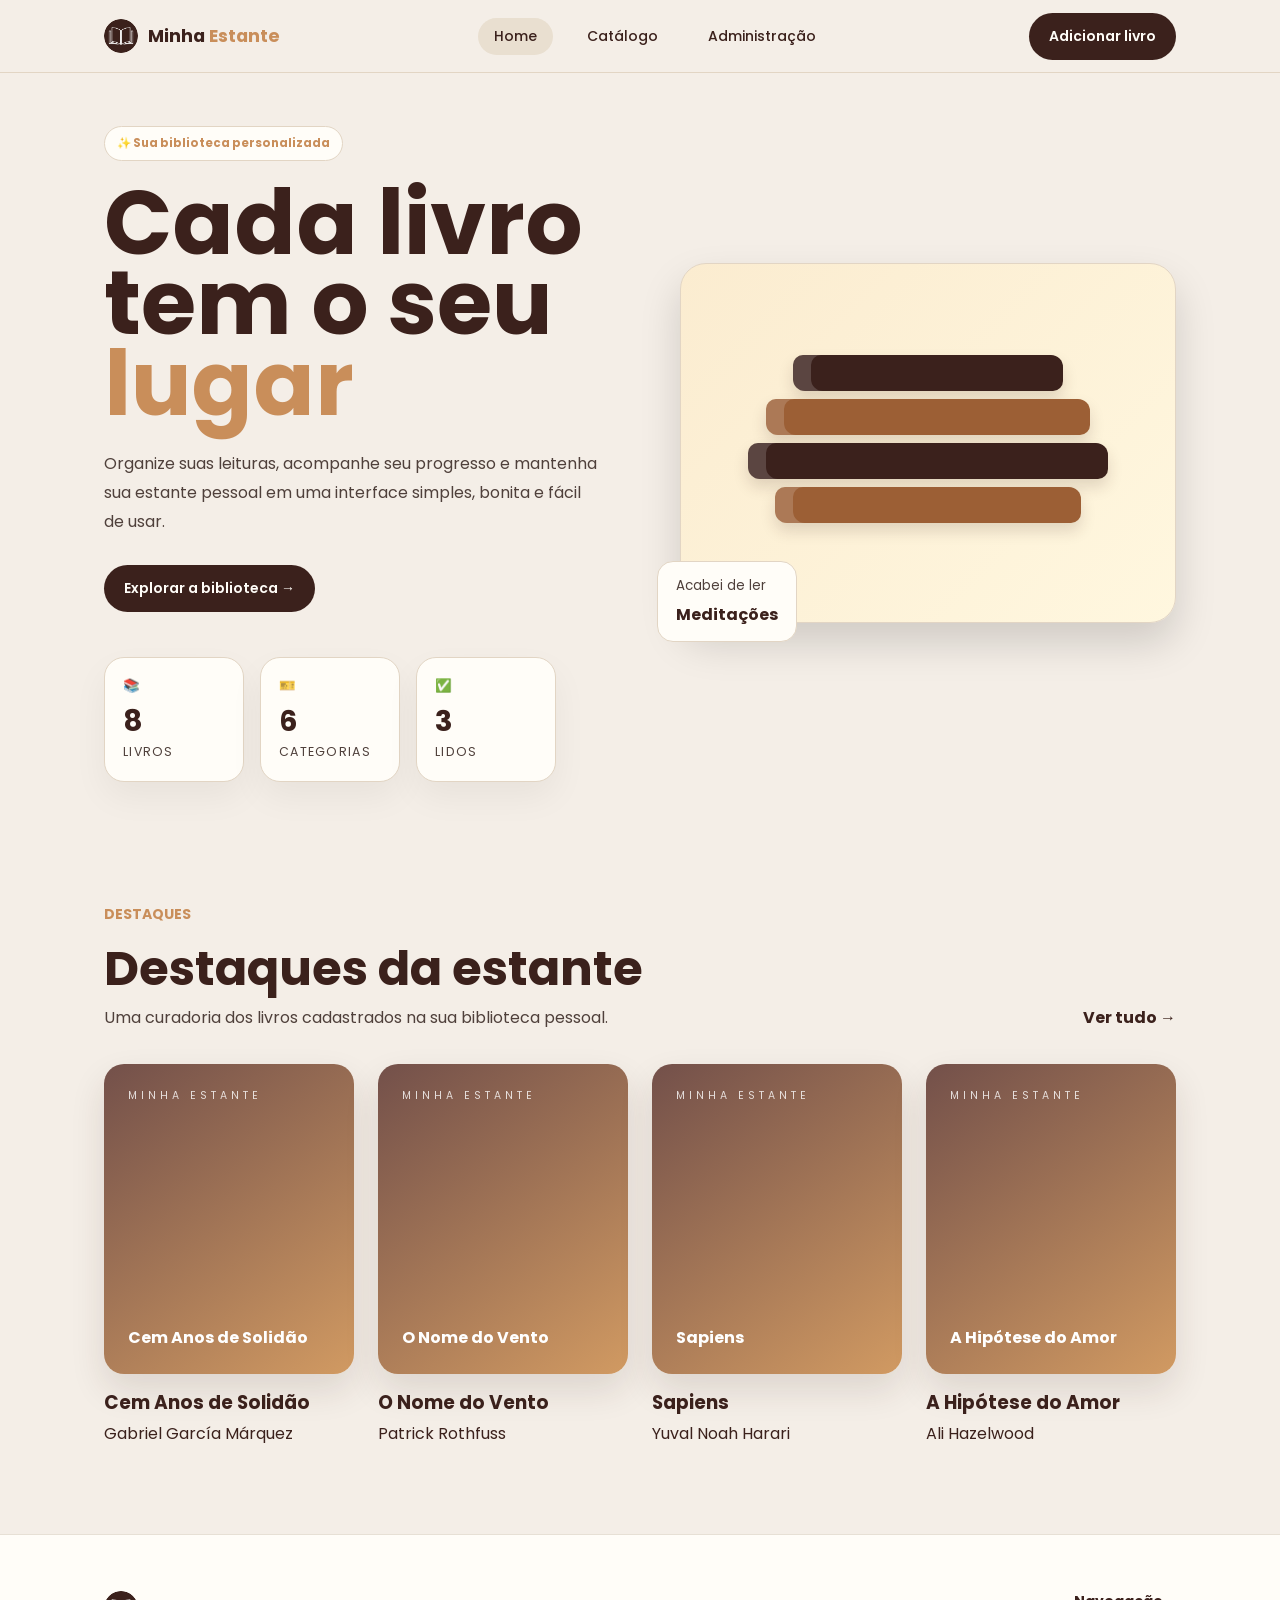
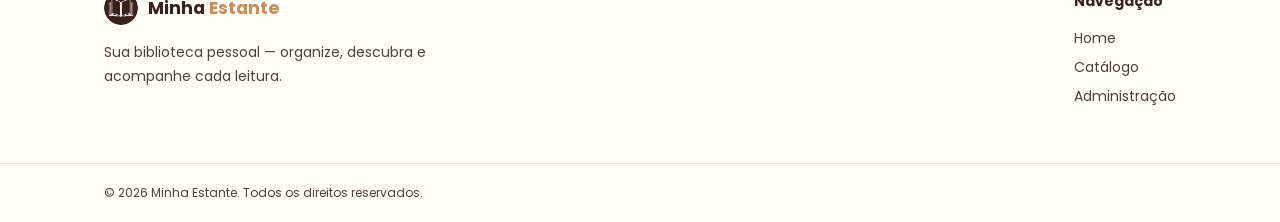
<file: index.html>
<!doctype html>
<html lang="pt-BR">
    <head>
        <meta charset="UTF-8" />
        <meta name="viewport" content="width=device-width, initial-scale=1.0" />
        <title>Minha Estante | Home</title>

        <link rel="shortcut icon" type="imagex/png" href="./assets/logo.ico" />

        <link rel="stylesheet" href="css/global.css" />
        <link rel="stylesheet" href="css/home.css" />
    </head>
    <body>
        <header class="cabecalho">
            <div class="container conteudoCabecalho">
                <a href="index.html" class="logo">
                    <img src="./assets/logo.png" alt="Minha Estante" class="iconeLogo" />
                    <span>Minha <strong>Estante</strong></span>
                </a>

                <nav class="navegacaoCabecalho">
                    <a href="index.html" class="ativo">Home</a>
                    <a href="catalogo.html">Catálogo</a>
                    <a href="admin.html">Administração</a>
                </nav>

                <a href="admin.html" class="botaoPrimario">Adicionar livro</a>
            </div>
        </header>

        <main>
            <section class="hero">
                <div class="container conteudoHero">
                    <div class="textoHero">
                        <span class="etiquetaHero">✨ Sua biblioteca personalizada</span>

                        <h1>Cada livro tem o seu <span>lugar</span></h1>

                        <p>
                            Organize suas leituras, acompanhe seu progresso e mantenha sua estante
                            pessoal em uma interface simples, bonita e fácil de usar.
                        </p>

                        <div class="botoesHero">
                            <a href="catalogo.html" class="botaoPrimario">
                                Explorar a biblioteca →
                            </a>
                        </div>

                        <div class="estatisticas">
                            <div class="cardEstatistica">
                                <small>📚</small>
                                <strong id="totalLivros">4</strong>
                                <span>Livros</span>
                            </div>

                            <div class="cardEstatistica">
                                <small>🎫</small>
                                <strong id="totalCategorias">3</strong>
                                <span>Categorias</span>
                            </div>

                            <div class="cardEstatistica">
                                <small>✅</small>
                                <strong id="totalLidos">1</strong>
                                <span>Lidos</span>
                            </div>
                        </div>
                    </div>

                    <div class="imagemHero">
                        <div class="pilhaLivros">
                            <div class="livroDecorativo livroUm"></div>
                            <div class="livroDecorativo livroDois"></div>
                            <div class="livroDecorativo livroTres"></div>
                            <div class="livroDecorativo livroQuatro"></div>
                        </div>

                        <div id="ultimoLivro" class="ultimoLivro">
                            <small>Acabei de ler</small>
                            <strong>Dom Casmurro</strong>
                        </div>
                    </div>
                </div>
            </section>

            <section class="secao secaoDestaques">
                <div class="container">
                    <div class="cabecalhoLinha">
                        <div>
                            <span class="etiquetaSecao">Destaques</span>

                            <h2>Destaques da estante</h2>

                            <p>Uma curadoria dos livros cadastrados na sua biblioteca pessoal.</p>
                        </div>

                        <a href="catalogo.html" class="linkTexto"> Ver tudo → </a>
                    </div>

                    <div id="destaquesLivros" class="gradeDestaques"></div>
                </div>
            </section>
        </main>

        <footer class="rodape">
            <div class="container conteudoRodape">
                <div class="marcaRodape">
                    <a href="index.html" class="logo">
                        <img src="./assets/logo.png" alt="Minha Estante" class="iconeLogo" />
                        <span>Minha <strong>Estante</strong></span>
                    </a>

                    <p>Sua biblioteca pessoal — organize, descubra e acompanhe cada leitura.</p>
                </div>

                <nav class="navegacaoRodape">
                    <h3>Navegação</h3>

                    <a href="index.html">Home</a>
                    <a href="catalogo.html">Catálogo</a>
                    <a href="admin.html">Administração</a>
                </nav>
            </div>

            <div class="baseRodape">
                <div class="container">
                    <p>© 2026 Minha Estante. Todos os direitos reservados.</p>
                </div>
            </div>
        </footer>

        <script src="/js/dados.js"></script>
    </body>
</html>
</file>
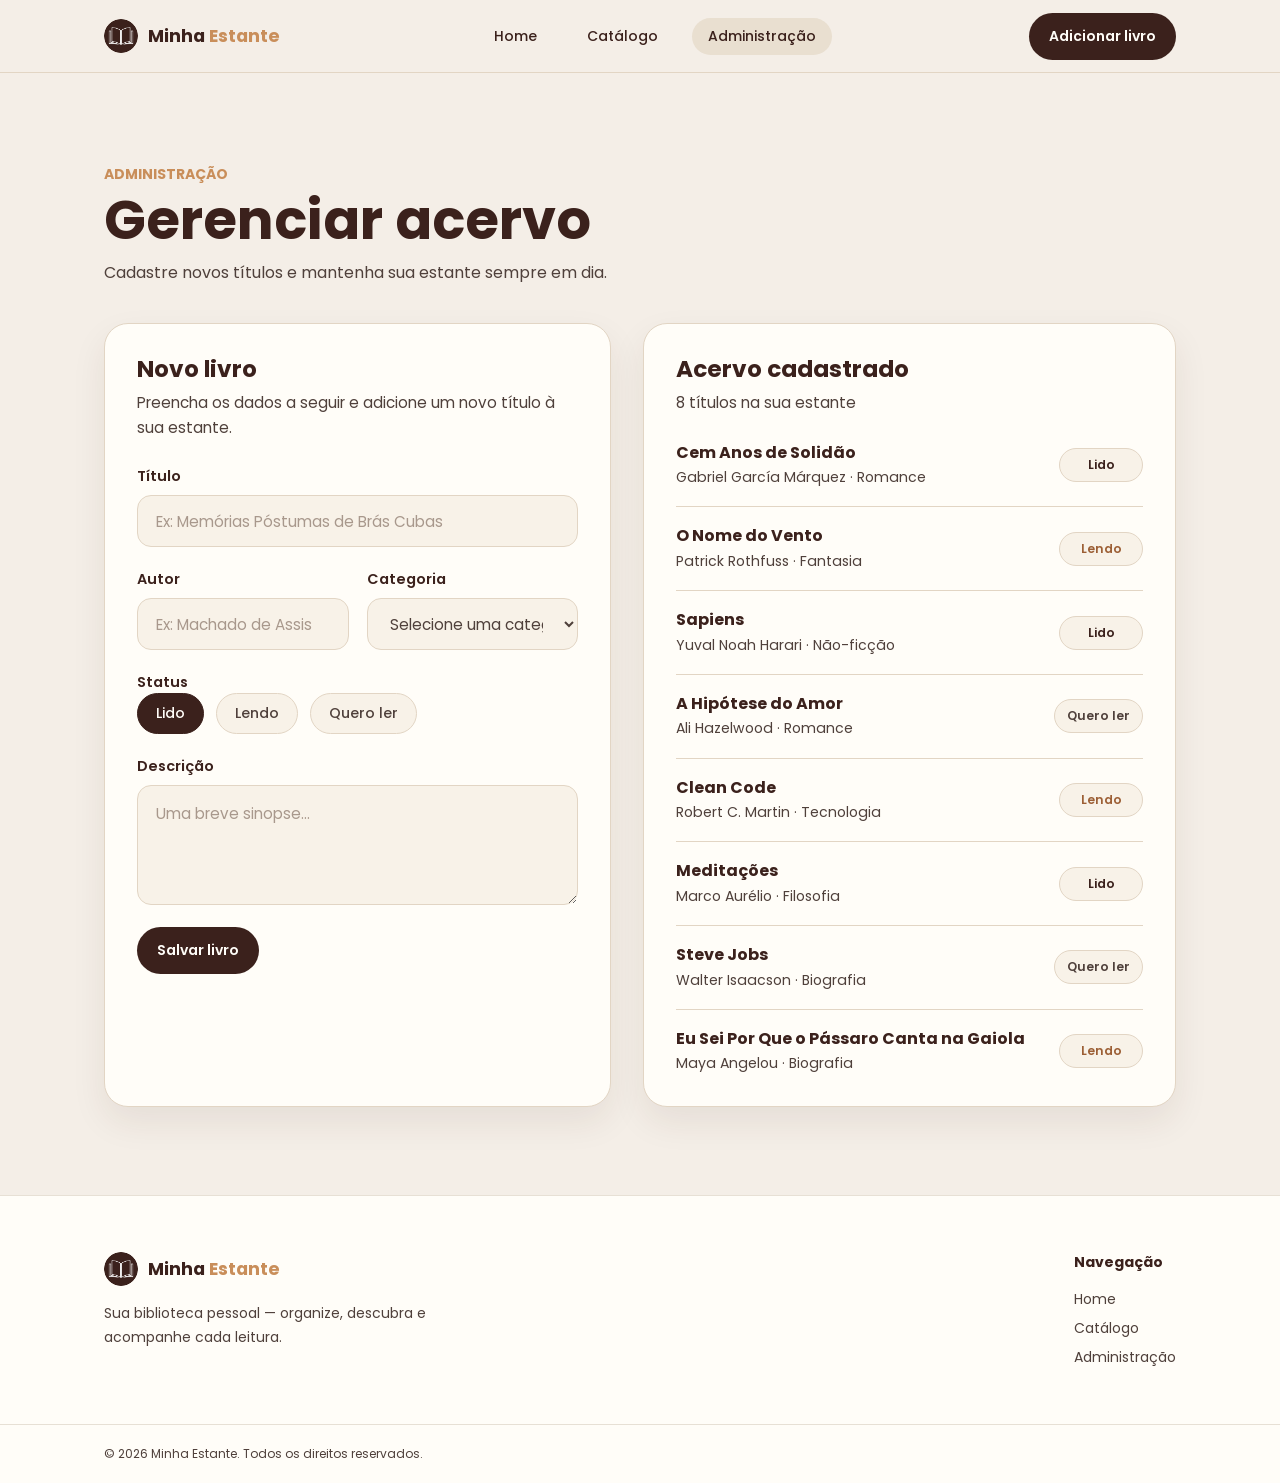
<file: admin.html>
<!doctype html>
<html lang="pt-BR">
    <head>
        <meta charset="UTF-8" />
        <meta name="viewport" content="width=device-width, initial-scale=1.0" />
        <title>Minha Estante | Administração</title>

        <link rel="shortcut icon" type="imagex/png" href="./assets/logo.ico" />

        <link rel="stylesheet" href="css/global.css" />
        <link rel="stylesheet" href="css/admin.css" />
    </head>

    <body>
        <header class="cabecalho">
            <div class="container conteudoCabecalho">
                <a href="index.html" class="logo">
                    <img src="./assets/logo.png" alt="Minha Estante" class="iconeLogo" />
                    <span>Minha <strong>Estante</strong></span>
                </a>

                <nav class="navegacaoCabecalho">
                    <a href="index.html">Home</a>
                    <a href="catalogo.html">Catálogo</a>
                    <a href="admin.html" class="ativo">Administração</a>
                </nav>

                <a href="#formularioLivro" class="botaoPrimario">Adicionar livro</a>
            </div>
        </header>

        <main>
            <section class="secaoAdmin">
                <div class="container">
                    <div class="cabecalhoSecao">
                        <span class="etiquetaSecao">Administração</span>

                        <h1>Gerenciar acervo</h1>

                        <p>Cadastre novos títulos e mantenha sua estante sempre em dia.</p>
                    </div>

                    <div class="gradeAdmin">
                        <section
                            class="cartaoAdmin cartaoFormulario"
                            aria-labelledby="tituloFormulario"
                        >
                            <div class="cabecalhoCartao">
                                <h2 id="tituloFormulario">Novo livro</h2>

                                <p>
                                    Preencha os dados a seguir e adicione um novo título à sua
                                    estante.
                                </p>
                            </div>

                            <form id="formularioLivro" class="formularioLivro">
                                <div class="grupoCampo">
                                    <label for="tituloLivro">Título</label>

                                    <input
                                        type="text"
                                        id="tituloLivro"
                                        name="tituloLivro"
                                        placeholder="Ex: Memórias Póstumas de Brás Cubas"
                                        required
                                    />
                                </div>

                                <div class="linhaCampos">
                                    <div class="grupoCampo">
                                        <label for="autorLivro">Autor</label>

                                        <input
                                            type="text"
                                            id="autorLivro"
                                            name="autorLivro"
                                            placeholder="Ex: Machado de Assis"
                                            required
                                        />
                                    </div>

                                    <div class="grupoCampo">
                                        <label for="categoriaLivro">Categoria</label>

                                        <select id="categoriaLivro" name="categoriaLivro" required>
                                            <option value="">Selecione uma categoria</option>
                                        </select>
                                    </div>
                                </div>

                                <fieldset class="grupoCampo grupoStatus">
                                    <legend>Status</legend>

                                    <div class="opcoesStatus">
                                        <input
                                            type="radio"
                                            id="statusLido"
                                            name="statusLivro"
                                            value="Lido"
                                            checked
                                        />
                                        <label for="statusLido">Lido</label>

                                        <input
                                            type="radio"
                                            id="statusLendo"
                                            name="statusLivro"
                                            value="Lendo"
                                        />
                                        <label for="statusLendo">Lendo</label>

                                        <input
                                            type="radio"
                                            id="statusQueroLer"
                                            name="statusLivro"
                                            value="Quero ler"
                                        />
                                        <label for="statusQueroLer">Quero ler</label>
                                    </div>
                                </fieldset>

                                <div class="grupoCampo">
                                    <label for="descricaoLivro">Descrição</label>

                                    <textarea
                                        id="descricaoLivro"
                                        name="descricaoLivro"
                                        placeholder="Uma breve sinopse..."
                                        required
                                    ></textarea>
                                </div>

                                <button type="submit" class="botaoPrimario botaoSalvar">
                                    Salvar livro
                                </button>
                            </form>
                        </section>

                        <section class="cartaoAdmin cartaoAcervo" aria-labelledby="tituloAcervo">
                            <div class="cabecalhoCartao">
                                <h2 id="tituloAcervo">Acervo cadastrado</h2>

                                <p>
                                    <span id="totalLivrosAdmin">0</span>
                                    títulos na sua estante
                                </p>
                            </div>

                            <div id="listaLivrosAdmin" class="listaLivrosAdmin"></div>
                        </section>
                    </div>
                </div>
            </section>
        </main>

        <footer class="rodape">
            <div class="container conteudoRodape">
                <div class="marcaRodape">
                    <a href="index.html" class="logo">
                        <img src="./assets/logo.png" alt="Minha Estante" class="iconeLogo" />
                        <span>Minha <strong>Estante</strong></span>
                    </a>

                    <p>Sua biblioteca pessoal — organize, descubra e acompanhe cada leitura.</p>
                </div>

                <nav class="navegacaoRodape">
                    <h3>Navegação</h3>

                    <a href="index.html">Home</a>
                    <a href="catalogo.html">Catálogo</a>
                    <a href="admin.html">Administração</a>
                </nav>
            </div>

            <div class="baseRodape">
                <div class="container">
                    <p>© 2026 Minha Estante. Todos os direitos reservados.</p>
                </div>
            </div>
        </footer>

        <script src="js/dados.js"></script>
        <script src="js/admin.js"></script>
    </body>
</html>
</file>
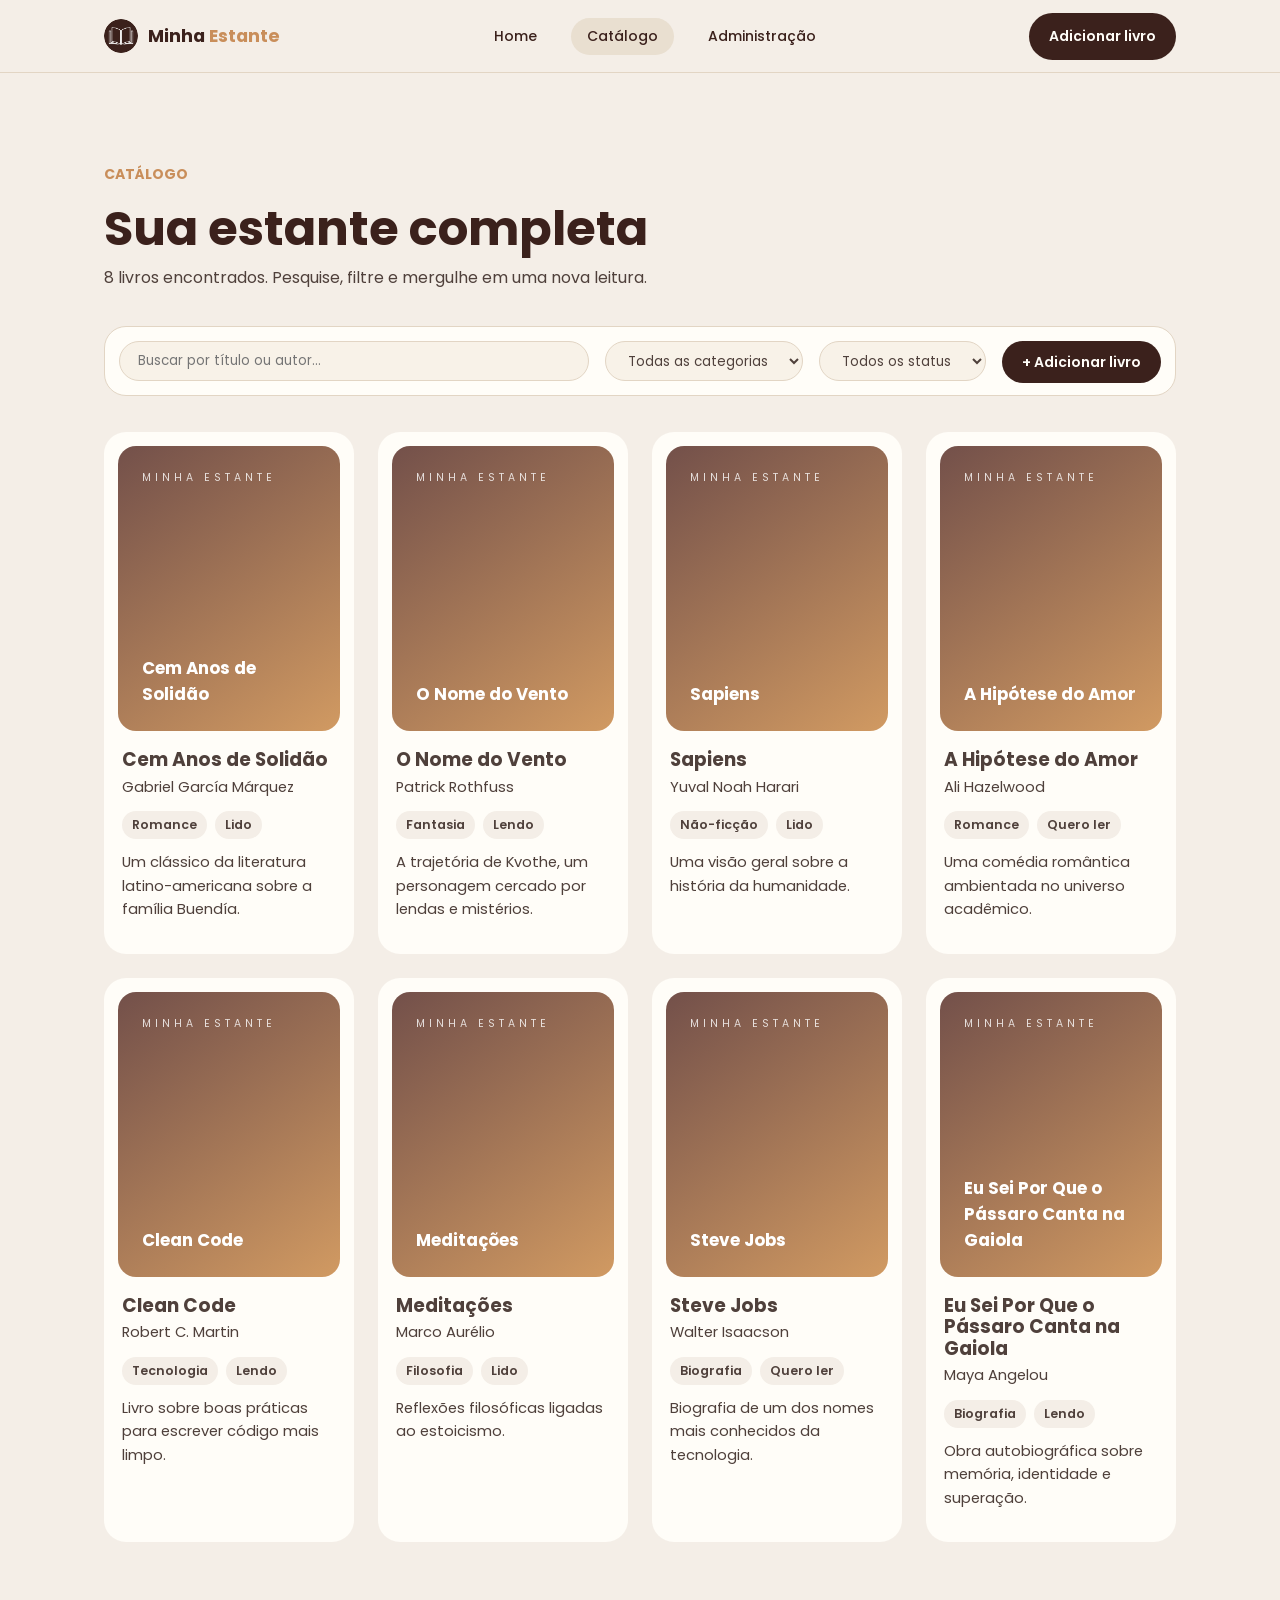
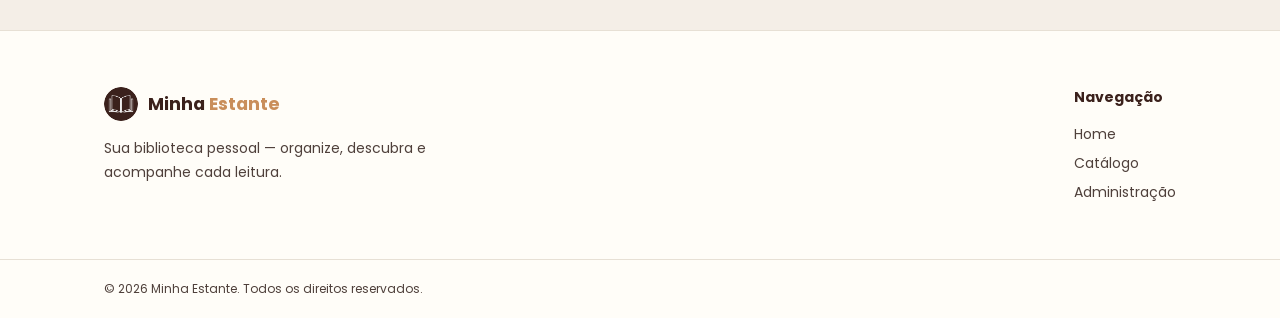
<file: catalogo.html>
<!doctype html>
<html lang="pt-BR">
    <head>
        <meta charset="UTF-8" />
        <meta name="viewport" content="width=device-width, initial-scale=1.0" />
        <title>Minha Estante | Catálogo</title>

        <link rel="shortcut icon" type="imagex/png" href="./assets/logo.ico" />

        <link rel="stylesheet" href="css/global.css" />
        <link rel="stylesheet" href="css/catalogo.css" />
    </head>
    <body>
        <header class="cabecalho">
            <div class="container conteudoCabecalho">
                <a href="index.html" class="logo">
                    <img src="./assets/logo.png" alt="Minha Estante" class="iconeLogo" />
                    <span>Minha <strong>Estante</strong></span>
                </a>

                <nav class="navegacaoCabecalho">
                    <a href="index.html">Home</a>
                    <a href="catalogo.html" class="ativo">Catálogo</a>
                    <a href="admin.html">Administração</a>
                </nav>

                <a href="admin.html" class="botaoPrimario">Adicionar livro</a>
            </div>
        </header>

        <main>
            <section class="secaoCatalogo">
                <div class="container">
                    <div class="cabecalhoSecao">
                        <span class="etiquetaSecao">Catálogo</span>

                        <h2>Sua estante completa</h2>

                        <p>
                            <span id="contadorCatalogo">0</span>
                            livros encontrados. Pesquise, filtre e mergulhe em uma nova leitura.
                        </p>
                    </div>

                    <div class="filtrosCatalogo">
                        <input
                            type="text"
                            id="campoBusca"
                            class="campoBusca"
                            placeholder="Buscar por título ou autor..."
                        />

                        <select id="filtroCategoria">
                            <option value="todos">Todas as categorias</option>
                        </select>

                        <select id="filtroStatus">
                            <option value="todos">Todos os status</option>
                            <option value="Lido">Lido</option>
                            <option value="Lendo">Lendo</option>
                            <option value="Quero ler">Quero ler</option>
                        </select>

                        <a href="admin.html" class="botaoPrimario botaoPequeno">
                            + Adicionar livro
                        </a>
                    </div>

                    <div id="listaLivros" class="listaLivros"></div>
                </div>
            </section>
        </main>

        <footer class="rodape">
            <div class="container conteudoRodape">
                <div class="marcaRodape">
                    <a href="index.html" class="logo">
                        <img src="./assets/logo.png" alt="Minha Estante" class="iconeLogo" />
                        <span>Minha <strong>Estante</strong></span>
                    </a>

                    <p>Sua biblioteca pessoal — organize, descubra e acompanhe cada leitura.</p>
                </div>

                <nav class="navegacaoRodape">
                    <h3>Navegação</h3>

                    <a href="index.html">Home</a>
                    <a href="catalogo.html">Catálogo</a>
                    <a href="admin.html">Administração</a>
                </nav>
            </div>

            <div class="baseRodape">
                <div class="container">
                    <p>© 2026 Minha Estante. Todos os direitos reservados.</p>
                </div>
            </div>
        </footer>
        <script src="/js/dados.js"></script>
        <script src="/js/catalogo.js"></script>
    </body>
</html>
</file>
<file: css/global.css>
@import url("https://fonts.googleapis.com/css2?family=Poppins:wght@400;500;600;700;800&display=swap");

* {
    margin: 0;
    padding: 0;
    box-sizing: border-box;
}

:root {
    --fundoPrincipal: #f4eee7;
    --card: #fffdf8;

    --marromEscuro: #3b211c;
    --marromClaro: #c98e5a;
    --marromMedio: #9c5f35;

    --textoPrincipal: #3b211c;
    --textoSecundario: #4f403b;

    --borda: #e2d5c4;

    --raioPilula: 999px;
}


html {
    scroll-behavior: smooth;
}

body {
    min-height: 100vh;
    display: flex;
    flex-direction: column;

    font-family: "Poppins", Arial, sans-serif;
    background-color: var(--fundoPrincipal);
    color: var(--textoSecundario);
}

a {
    color: inherit;
    text-decoration: none;
}

button {
    font-family: inherit;
    cursor: pointer;
}

img {
    max-width: 100%;
    display: block;
}

/* Container padrão */
.container {
    max-width: 1120px;
    margin: 0 auto;
    padding: 0 24px;
}

/* Cabeçalho */
.cabecalho {
    position: sticky;
    top: 0;
    z-index: 100;
    background: var(--fundoPrincipal);
    border-bottom: 1px solid var(--borda);
}

.conteudoCabecalho {
    min-height: 72px;
    display: flex;
    align-items: center;
    justify-content: space-between;
    gap: 24px;
}

/* Logo */
.logo {
    display: flex;
    align-items: center;
    gap: 10px;
    color: var(--marromEscuro);
    font-weight: 700;
    text-decoration: none;
    font-size: 1.1rem;
}


.iconeLogo {
    width: 34px;
    height: 34px;
    border-radius: 50%;
    display: block;
    object-fit: cover;
}
.logo strong {
    color: var(--marromClaro);
}

/* Menu do cabeçalho */
.navegacaoCabecalho {
    display: flex;
    align-items: center;
    gap: 18px;
}

.navegacaoCabecalho a {
    padding: 8px 16px;
    border-radius: var(--raioPilula);
    font-size: 14px;
    font-weight: 500;
    color: var(--marromEscuro);
    transition: 0.2s;
}

.navegacaoCabecalho a:hover,
.navegacaoCabecalho a.ativo {
    background-color: #e9dfd0;
    color: var(--marromEscuro);
}

/* Botão principal */
.botaoPrimario {
    min-height: 42px;
    padding: 13px 20px;
    border-radius: var(--raioPilula);
    display: inline-flex;
    align-items: center;
    justify-content: center;
    background-color: var(--marromEscuro);
    color: var(--card);
    font-size: 14px;
    font-weight: 600;
    border: none;
    transition: 0.2s;
}

.botaoPrimario:hover {
    background-color: #2d1814;
}

/* Rodapé */
.rodape {
    background-color: var(--card);
    border-top: 1px solid rgba(221, 212, 199, 0.7);
}

.conteudoRodape {
    padding: 56px 24px;

    display: flex;
    justify-content: space-between;
    gap: 48px;
}

.marcaRodape {
    max-width: 360px;
}

.marcaRodape p {
    margin-top: 16px;

    font-size: 14px;
    line-height: 1.7;
    color: var(--textoSecundario);
}

.navegacaoRodape {
    display: flex;
    flex-direction: column;
    gap: 8px;
}

.navegacaoRodape h3 {
    margin-bottom: 8px;

    font-size: 14px;
    color: var(--marromEscuro);
}

.navegacaoRodape a {
    font-size: 14px;
    color: var(--textoSecundario);
}

.navegacaoRodape a:hover {
    color: var(--marromClaro);
}

.baseRodape {
    border-top: 1px solid rgba(221, 212, 199, 0.7);
    padding: 20px 0;
}

.baseRodape p {
    font-size: 12px;
    color: var(--textoSecundario);
}
</file>
<file: css/home.css>
/* Hero */

.hero {
    min-height: 740px;
    display: flex;
    align-items: center;
}

.conteudoHero {
    display: grid;
    grid-template-columns: 1fr 1fr;
    align-items: center;
    gap: 80px;
}

.etiquetaHero {
    background: var(--card);
    border: 1px solid var(--borda);
    border-radius: var(--raioPilula);
    padding: 8px 12px;
    margin: 22px 0;
    display: inline-block;
    color: var(--marromClaro);
    font-weight: 700;
    font-size: 0.72rem;
}

.textoHero h1 {
    margin-bottom: 26px;
    font-size: clamp(3rem, 7vw, 5.8rem);
    line-height: 0.9;
    color: var(--textoPrincipal);
}

.textoHero h1 span {
    color: var(--marromClaro);
}

.textoHero p {
    max-width: 520px;
    margin-bottom: 28px;
    font-size: 1rem;
    line-height: 1.8;
}

.botoesHero {
    display: flex;
    align-items: center;
    gap: 14px;
    flex-wrap: wrap;
}

/* Estatisticas*/

.estatisticas {
    display: flex;
    gap: 16px;
    margin-top: 45px;
    flex-wrap: wrap;
}

.cardEstatistica {
    background: var(--card);
    border: 1px solid var(--borda);
    border-radius: 20px;
    min-width: 140px;
    padding: 18px;
    box-shadow: 0 15px 35px rgba(0, 0, 0, 0.05);
}

.cardEstatistica small {
    display: block;
    margin-bottom: 8px;
}

.cardEstatistica strong {
    display: block;
    color: var(--marromEscuro);
    font-size: 1.8rem;
    line-height: 1.2;
}

.cardEstatistica span {
    font-size: 0.78rem;
    color: var(--textoSecundario);
    text-transform: uppercase;
    letter-spacing: 0.08rem;
}

/* Desenho hero */

.imagemHero {
    min-height: 360px;
    background: linear-gradient(135deg, #fbecd0, #fff7df);
    border: 1px solid var(--borda);
    border-radius: 26px;
    display: grid;
    place-items: center;
    box-shadow: 0 20px 40px rgba(0, 0, 0, 0.15);
    position: relative;
}

.pilhaLivros {
    min-width: 360px;
}

.livroDecorativo {
    height: 36px;
    border-radius: 10px 12px 10px 12px;
    margin: 0 auto 8px;
    box-shadow:
        inset 18px 0 rgba(255, 255, 255, 0.16),
        0 8px 15px rgba(59, 33, 28, 0.15);
}

.livroUm {
    width: 75%;
    background: var(--marromEscuro);
}

.livroDois {
    width: 90%;
    background: var(--marromMedio);
}

.livroTres {
    width: 100%;
    background: var(--marromEscuro);
}

.livroQuatro {
    width: 85%;
    background: var(--marromMedio);
}

.ultimoLivro {
    position: absolute;
    left: -24px;
    bottom: -20px;
    background: var(--card);
    border: 1px solid var(--borda);
    border-radius: 16px;
    padding: 14px 18px;
}

.ultimoLivro small {
    display: block;
    margin-bottom: 6px;
    color: var(--textoSecundario);
}

.ultimoLivro strong {
    color: var(--marromEscuro);
}

/* Destaques */

.secaoDestaques {
    padding: 88px 0;
}

.cabecalhoLinha {
    display: flex;
    justify-content: space-between;
    align-items: flex-end;
    gap: 24px;
    margin-bottom: 34px;
}

.cabecalhoLinha h2 {
    font-size: clamp(2rem, 4vw, 3rem);
    color: var(--marromEscuro);
}

.etiquetaSecao {
    display: inline-block;

    margin-bottom: 8px;

    color: var(--marromClaro);

    font-size: 14px;
    font-weight: 700;
    text-transform: uppercase;
}

.linkTexto {
    font-weight: 700;
    color: var(--marromEscuro);
    text-decoration: none;
}

.linkTexto:hover {
    color: var(--marromClaro);
}

.gradeDestaques {
    display: grid;
    grid-template-columns: repeat(4, 1fr);
    gap: 24px;
}

.cardDestaque {
    text-decoration: none;
    color: var(--textoPrincipal);
}

.capaDestaque {
    background: linear-gradient(145deg, #73504a, #d19a62);
    border-radius: 20px;
    min-height: 310px;
    padding: 24px;
    color: #fff;
    display: flex;
    flex-direction: column;
    justify-content: space-between;
    box-shadow: 0 16px 35px rgba(59, 33, 28, 0.12);
}

.cardDestaque small {
    letter-spacing: 0.25rem;
    text-transform: uppercase;
    font-size: 0.66rem;
    opacity: 0.8;
}

.cardDestaque h3 {
    color: var(--textoPrincipal);
    margin: 14px 0 4px;
}
</file>
<file: css/admin.css>
.secaoAdmin {
    padding: 88px 0;
}

.cabecalhoSecao {
    margin-bottom: 36px;
}

.etiquetaSecao {
    display: inline-block;
    margin-bottom: 8px;
    color: var(--marromClaro);
    font-size: 14px;
    font-weight: 700;
    text-transform: uppercase;
}

.cabecalhoSecao h1 {
    color: var(--textoPrincipal);
    font-size: clamp(2.4rem, 5vw, 3.4rem);
    line-height: 1;
    margin-bottom: 12px;
}

.cabecalhoSecao p {
    max-width: 620px;
    font-size: 1rem;
    line-height: 1.7;
    color: var(--textoSecundario);
}

.gradeAdmin {
    display: grid;
    grid-template-columns: 1fr 1.05fr;
    gap: 32px;
    align-items: stretch;
}

.cartaoAdmin {
    background: var(--card);
    border: 1px solid var(--borda);
    border-radius: 24px;
    padding: 32px;
    box-shadow: 0 15px 35px rgba(59, 33, 28, 0.08);
}

.cartaoFormulario {
    min-height: 610px;
}

.cabecalhoCartao {
    margin-bottom: 26px;
}

.cabecalhoCartao h2 {
    margin-bottom: 8px;
    color: var(--textoPrincipal);
    font-size: 1.45rem;
    line-height: 1.2;
}

.cabecalhoCartao p {
    color: var(--textoSecundario);
    font-size: 0.95rem;
    line-height: 1.6;
}

.formularioLivro {
    min-height: 500px;
    display: flex;
    flex-direction: column;
    gap: 22px;
}

.grupoCampo {
    display: flex;
    flex-direction: column;
    gap: 8px;
}

.grupoCampo label,
.grupoStatus legend {
    color: var(--textoPrincipal);
    font-size: 0.9rem;
    font-weight: 600;
}

.linhaCampos {
    display: grid;
    grid-template-columns: 1fr 1fr;
    gap: 18px;
}

.formularioLivro input,
.formularioLivro select,
.formularioLivro textarea {
    width: 100%;
    border: 1px solid var(--borda);
    border-radius: 14px;
    background: #f8f2e8;
    color: var(--textoSecundario);
    font-family: "Poppins", Arial, sans-serif;
    font-size: 0.95rem;
    outline: none;
    transition: 0.2s;
}

.formularioLivro input,
.formularioLivro select {
    min-height: 52px;
    padding: 0 18px;
}

.formularioLivro textarea {
    min-height: 120px;
    padding: 16px 18px;
    resize: vertical;
}

.formularioLivro input::placeholder,
.formularioLivro textarea::placeholder {
    color: #a8988c;
}

.formularioLivro input:focus,
.formularioLivro select:focus,
.formularioLivro textarea:focus {
    border-color: var(--marromMedio);
    background: #fffaf2;
    box-shadow: 0 0 0 4px rgba(156, 95, 53, 0.12);
}

.grupoStatus {
    border: 0;
    padding: 0;
    margin: 0;
}

.opcoesStatus {
    display: flex;
    flex-wrap: wrap;
    gap: 12px;
}

.opcoesStatus input {
    display: none;
}

.opcoesStatus label {
    min-height: 38px;
    padding: 9px 18px;
    display: inline-flex;
    align-items: center;
    justify-content: center;
    border: 1px solid var(--borda);
    border-radius: var(--raioPilula);
    background: #f8f2e8;
    color: var(--textoSecundario);
    font-size: 0.88rem;
    font-weight: 500;
    cursor: pointer;
    transition: 0.2s;
}

.opcoesStatus label:hover {
    border-color: var(--marromMedio);
    color: var(--marromEscuro);
}

.opcoesStatus input:checked+label {
    background: var(--marromEscuro);
    border-color: var(--marromEscuro);
    color: var(--card);
}

.botaoSalvar {
    width: fit-content;
    margin-top: auto;
    border: 0;
}

/* Lista do acervo */

.listaLivrosAdmin {
    display: flex;
    flex-direction: column;
}

.itemLivroAdmin {
    display: flex;
    align-items: center;
    justify-content: space-between;
    gap: 18px;
    padding: 18px 0;
    border-bottom: 1px solid var(--borda);
}

.itemLivroAdmin:first-child {
    padding-top: 0;
}

.itemLivroAdmin:last-child {
    padding-bottom: 0;
    border-bottom: 0;
}

.dadosLivroAdmin h3 {
    margin-bottom: 4px;
    color: var(--textoPrincipal);
    font-size: 1rem;
    line-height: 1.35;
}

.dadosLivroAdmin p {
    color: var(--textoSecundario);
    font-size: 0.88rem;
    line-height: 1.5;
}

.etiquetaStatus {
    flex-shrink: 0;
    min-width: 84px;
    padding: 7px 12px;
    display: inline-flex;
    justify-content: center;
    align-items: center;
    border: 1px solid var(--borda);
    border-radius: var(--raioPilula);
    background: #f8f2e8;
    color: var(--textoSecundario);
    font-size: 0.76rem;
    font-weight: 600;
}

.statusLido {
    color: var(--marromEscuro);
}

.statusLendo {
    color: var(--marromMedio);
}

.statusQueroLer {
    color: var(--textoSecundario);
}

@media (max-width: 900px) {
    .gradeAdmin {
        grid-template-columns: 1fr;
    }

    .cartaoFormulario {
        min-height: auto;
    }

    .formularioLivro {
        min-height: auto;
    }
}

@media (max-width: 640px) {
    .secaoAdmin {
        padding: 64px 0;
    }

    .cartaoAdmin {
        padding: 24px;
        border-radius: 20px;
    }

    .linhaCampos {
        grid-template-columns: 1fr;
    }

    .itemLivroAdmin {
        align-items: flex-start;
        flex-direction: column;
        gap: 10px;
    }

    .etiquetaStatus {
        min-width: auto;
    }

    .botaoSalvar {
        width: 100%;
    }
}
</file>
<file: css/catalogo.css>
.secaoCatalogo {
    padding: 88px 0;
}

.cabecalhoSecao {
    margin-bottom: 36px;
}

.cabecalhoSecao h2 {
    font-size: clamp(2rem, 4vw, 3rem);
    color: var(--marromEscuro);
}

.etiquetaSecao {
    display: inline-block;
    margin-bottom: 8px;
    color: var(--marromClaro);
    font-size: 14px;
    font-weight: 700;
    text-transform: uppercase;
}

.filtrosCatalogo {
    display: flex;
    max-height: 70px;
    background: var(--card);
    border: 1px solid var(--borda);
    border-radius: 22px;
    gap: 16px;
    padding: 14px;
    box-shadow: var(--sombra);
    margin-bottom: 36px;
}

.filtrosCatalogo input,
.filtrosCatalogo select {
    font-family: "Poppins", Arial, sans-serif;
    max-height: 46px;
    border-radius: var(--raioPilula);
    border: 1px solid var(--borda);
    background: #f8f2e8;
    color: var(--textoSecundario);
    padding: 0 18px;
    outline: none;
}

.filtrosCatalogo input {
    flex: 1;
    min-width: 260px;
}

.listaLivros {
    display: grid;
    grid-template-columns: repeat(4, 1fr);
    gap: 24px;
}

.cardLivro {
    background: var(--card);
    border: 1px solid var(--border);
    border-radius: 22px;
    padding: 14px;
}

.capaLivro {
    background: linear-gradient(145deg, #73504a, #d19a62);
    min-height: 285px;
    border-radius: 18px;
    padding: 24px;
    color: #fff;
    display: flex;
    flex-direction: column;
    justify-content: space-between;
}

.capaLivro small {
    letter-spacing: 0.25rem;
    text-transform: uppercase;
    font-size: 0.66rem;
    opacity: 0.8;
}

.capaLivro strong {
    font-size: 1.05rem;
}

.informacoesLivro {
    padding: 18px 4px 6px;
}

.informacoesLivro h3 {
    color: var(--dark);
    line-height: 1.15;
    margin-bottom: 5px;
}

.informacoesLivro p {
    font-size: 0.92rem;
    line-height: 1.6;
    margin-bottom: 12px;
}

.etiquetasLivro {
    display: flex;
    align-items: center;
    gap: 8px;
    flex-wrap: wrap;
    margin-bottom: 12px;
}

.etiqueta {
    background: var(--fundoPrincipal);
    border: 1px solid var(--border);
    color: var(--dark);
    border-radius: 999px;
    padding: 5px 10px;
    font-size: 0.78rem;
    font-weight: 600;
}
</file>
